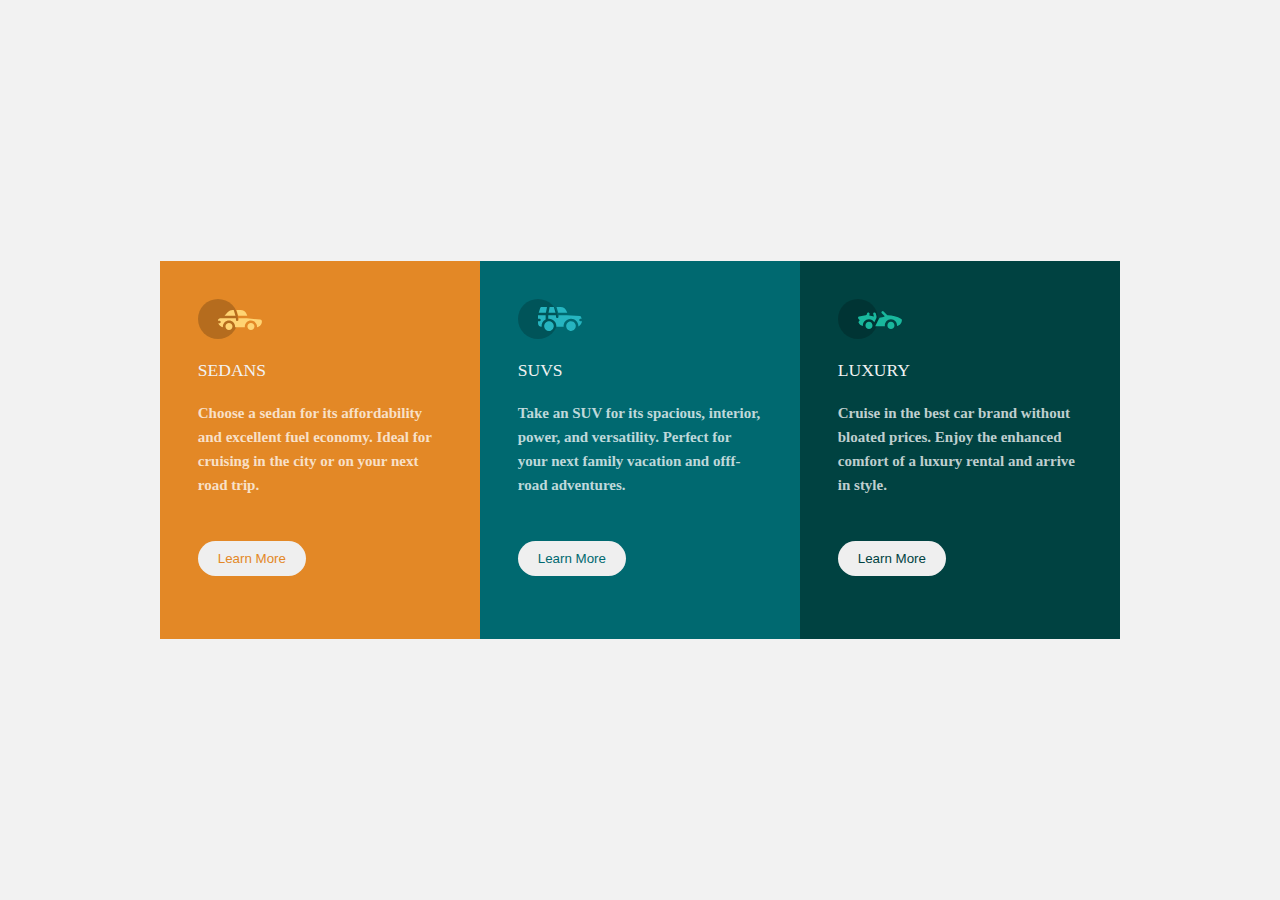
<file: index.html>
<!DOCTYPE html>
<html lang="en">
<head>
    <meta charset="UTF-8">
    <meta http-equiv="X-UA-Compatible" content="IE=edge">
    <meta name="viewport" content="width=device-width, initial-scale=1.0">
    <title>Flex-box Layout</title>
    <link href="style.css" rel="stylesheet" type="text/css" />

</head>
<body>
    <main>
        <div class="left-content">
            <img src="Icon/Image/icon-sedans.svg">
            <br><br>
            <h3>SEDANS</h3>
            <p>Choose a sedan for its affordability and excellent fuel economy. Ideal for cruising in the city or on your next road trip.</p>
            <br><br>
            <button class="left-btn">Learn More</button>
        </div>
        <div class="middle-content">
            <img src="Icon/Image/icon-suvs.svg">
            <br><br>
            <h3>SUVS</h3>
            <p>Take an SUV for its spacious, interior, power, and versatility. Perfect for your next family vacation and offf-road adventures.</p>
            <br><br>
            <button class="middle-btn">Learn More</button>
        </div>
        <div class="right-content">
            <img src="Icon/Image/icon-luxury.svg">
            <br><br>
            <h3>LUXURY</h3>
            <p>Cruise in the best car brand without bloated prices. Enjoy the enhanced comfort of a luxury rental and arrive in style.</p>
            <br><br>
            <button class=" right-btn">Learn More</button>
        </div>
    </main>
</body>
</file>
<file: style.css>
*{
    margin: 0%;
    padding: 0%;
    box-sizing: border-box;
  }



body {
    background-color:hsl(0, 0%, 95%);
}

@media only screen and (max-width: 1440px) {
    /* For desktop: */ 
}

@media only screen and (max-width: 375px) {
  /* For mobile: */ 
}
main{
    /* margin:50%; */
    /*width:50%; */
    display:flex;
    justify-content: center;
    align-items:center;
    height: 100vh;
}

.left-content{
    background-color: hsl(31, 77%, 52%);
    padding: 1cm;
    font-size: 15px;
    height: 10cm;
    width: 25%;
}

.left-content h3{
  color: hsl(0, 0%, 95%);
  padding-bottom: 20px;
  font-family: [Lexend Deca]; 
  font-weight: 400;
}

.left-content p{
  color: hsla(0, 0%, 100%, 0.75);
  padding-bottom: 10px;
  font-family: [Big Shoulders Display]; 
  font-weight: 700;
  line-height: 1.6;
}

.middle-content{
  background-color:hsl(184, 100%, 22%);
  padding: 1cm;
  font-size: 15px;
  height: 10cm;
  width: 25%;
}

.middle-content h3{
  color: hsl(0, 0%, 95%);
  padding-bottom: 20px;
  font-family: [Lexend Deca];
  font-weight: 400;
}

.middle-content p{
  color: hsla(0, 0%, 100%, 0.75);
  padding-bottom: 10px;
  font-family: [Big Shoulders Display];
  font-weight: 700;
  line-height: 1.6;
}

.right-content{
  background-color: hsl(179, 100%, 13%);
  padding: 1cm;
  font-size: 15px;
  height: 10cm;
  width: 25%;
}
.right-content h3{
  color: hsl(0, 0%, 95%);
  padding-bottom: 20px;
  font-family: [Lexend Deca];
  font-weight: 400;
}

.right-content p{
  color: hsla(0, 0%, 100%, 0.75);
  padding-bottom: 10px;
  font-family: [Big Shoulders Display];
  font-weight: 700;
  line-height: 1.6;
}

.left-btn{
  color: hsl(31, 77%, 52%);
  border: none;
  padding: 10px 20px;
  text-align: center;
  border-radius: 30px;
}

.left-btn:hover{
  background-color: rgb(12, 11, 11);
}

.middle-btn{
  color:hsl(184, 100%, 22%);
  border: none;
  padding: 10px 20px;
  text-align: center;
  border-radius: 30px;
}

.middle-btn:hover{
  background-color: rgb(12, 11, 11);
  }

.right-btn{
  color: hsl(179, 100%, 13%);
  border: none;
  padding: 10px 20px;
  text-align: center;
  border-radius: 30px;
}

.right-btn:hover{
  background-color: rgb(12, 11, 11);
}
</file>
